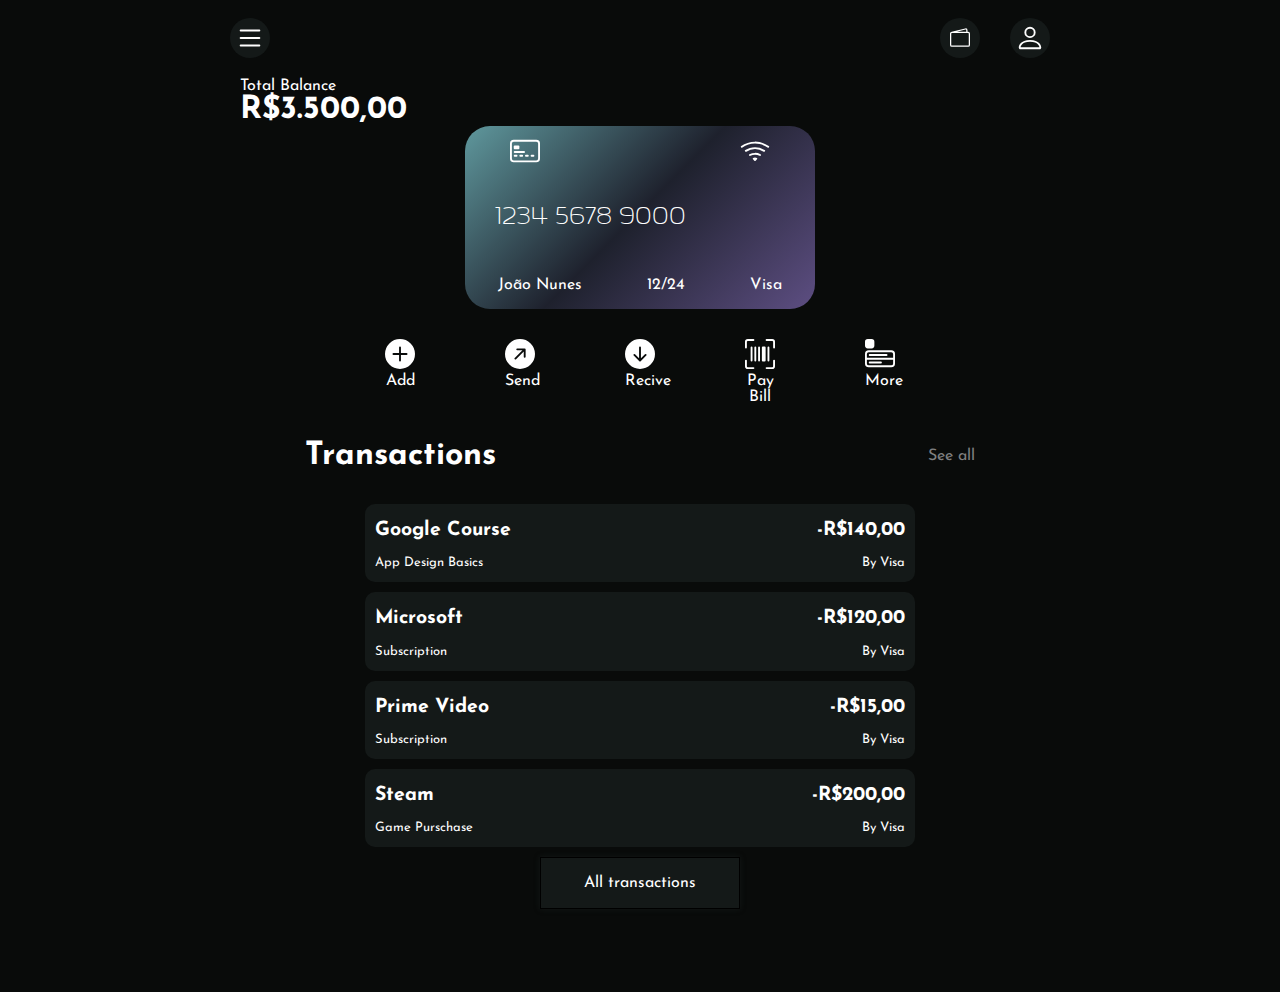
<file: index.html>
<!DOCTYPE html>
<html lang="en">
  <head>
    <meta charset="UTF-8" />
    <meta http-equiv="X-UA-Compatible" content="IE=edge" />
    <meta name="viewport" content="width=device-width, initial-scale=1.0" />
    <link rel="stylesheet" href="style.css" />
    <style>
      @import url("https://fonts.googleapis.com/css2?family=Gruppo&family=Josefin+Sans:wght@400;700&display=swap");
    </style>
    <title>Digital Bank</title>
  </head>
  <body>
    <div class="navbar">
      <div class="left-menu">
        <div class="menu-item">
          <div id="menuBar">
            <svg
              xmlns="http://www.w3.org/2000/svg"
              fill="currentColor"
              class="bi bi-list"
              viewBox="0 0 16 16"
            >
              <path
                fill-rule="evenodd"
                d="M2.5 12a.5.5 0 0 1 .5-.5h10a.5.5 0 0 1 0 1H3a.5.5 0 0 1-.5-.5zm0-4a.5.5 0 0 1 .5-.5h10a.5.5 0 0 1 0 1H3a.5.5 0 0 1-.5-.5zm0-4a.5.5 0 0 1 .5-.5h10a.5.5 0 0 1 0 1H3a.5.5 0 0 1-.5-.5z"
              />
            </svg>
          </div>
        </div>
      </div>
      <div class="right-menu">
        <div class="menu-item">
          <div id="wallet">
            <svg
              xmlns="http://www.w3.org/2000/svg"
              style="width: 20px"
              fill="currentColor"
              class="bi bi-wallet2"
              viewBox="0 0 16 16"
            >
              <path
                d="M12.136.326A1.5 1.5 0 0 1 14 1.78V3h.5A1.5 1.5 0 0 1 16 4.5v9a1.5 1.5 0 0 1-1.5 1.5h-13A1.5 1.5 0 0 1 0 13.5v-9a1.5 1.5 0 0 1 1.432-1.499L12.136.326zM5.562 3H13V1.78a.5.5 0 0 0-.621-.484L5.562 3zM1.5 4a.5.5 0 0 0-.5.5v9a.5.5 0 0 0 .5.5h13a.5.5 0 0 0 .5-.5v-9a.5.5 0 0 0-.5-.5h-13z"
              />
            </svg>
          </div>
        </div>
        <div class="menu-item">
          <div id="profilePhoto">
            <svg
              xmlns="http://www.w3.org/2000/svg"
              fill="currentColor"
              class="bi bi-person"
              viewBox="0 0 16 16"
            >
              <path
                d="M8 8a3 3 0 1 0 0-6 3 3 0 0 0 0 6Zm2-3a2 2 0 1 1-4 0 2 2 0 0 1 4 0Zm4 8c0 1-1 1-1 1H3s-1 0-1-1 1-4 6-4 6 3 6 4Zm-1-.004c-.001-.246-.154-.986-.832-1.664C11.516 10.68 10.289 10 8 10c-2.29 0-3.516.68-4.168 1.332-.678.678-.83 1.418-.832 1.664h10Z"
              />
            </svg>
          </div>
        </div>
      </div>
    </div>

    <div class="container">
      <div class="balance">
        <p>Total Balance</p>
        <p id="accBalance">R$3.500,00</p>
      </div>

      <div class="credit-card">
        <div class="cc-preview">
          <div
            class="cc-item"
            style="justify-content: space-between; margin: 0px 30px 0px 30px"
          >
            <svg
              xmlns="http://www.w3.org/2000/svg"
              width="30"
              height="30"
              fill="currentColor"
              class="bi bi-credit-card-2-front"
              viewBox="0 0 16 16"
            >
              <path
                d="M14 3a1 1 0 0 1 1 1v8a1 1 0 0 1-1 1H2a1 1 0 0 1-1-1V4a1 1 0 0 1 1-1h12zM2 2a2 2 0 0 0-2 2v8a2 2 0 0 0 2 2h12a2 2 0 0 0 2-2V4a2 2 0 0 0-2-2H2z"
              />
              <path
                d="M2 5.5a.5.5 0 0 1 .5-.5h2a.5.5 0 0 1 .5.5v1a.5.5 0 0 1-.5.5h-2a.5.5 0 0 1-.5-.5v-1zm0 3a.5.5 0 0 1 .5-.5h5a.5.5 0 0 1 0 1h-5a.5.5 0 0 1-.5-.5zm0 2a.5.5 0 0 1 .5-.5h1a.5.5 0 0 1 0 1h-1a.5.5 0 0 1-.5-.5zm3 0a.5.5 0 0 1 .5-.5h1a.5.5 0 0 1 0 1h-1a.5.5 0 0 1-.5-.5zm3 0a.5.5 0 0 1 .5-.5h1a.5.5 0 0 1 0 1h-1a.5.5 0 0 1-.5-.5zm3 0a.5.5 0 0 1 .5-.5h1a.5.5 0 0 1 0 1h-1a.5.5 0 0 1-.5-.5z"
              />
            </svg>
            <svg
              xmlns="http://www.w3.org/2000/svg"
              width="30"
              height="30"
              fill="currentColor"
              class="bi bi-wifi"
              viewBox="0 0 16 16"
            >
              <path
                d="M15.384 6.115a.485.485 0 0 0-.047-.736A12.444 12.444 0 0 0 8 3C5.259 3 2.723 3.882.663 5.379a.485.485 0 0 0-.048.736.518.518 0 0 0 .668.05A11.448 11.448 0 0 1 8 4c2.507 0 4.827.802 6.716 2.164.205.148.49.13.668-.049z"
              />
              <path
                d="M13.229 8.271a.482.482 0 0 0-.063-.745A9.455 9.455 0 0 0 8 6c-1.905 0-3.68.56-5.166 1.526a.48.48 0 0 0-.063.745.525.525 0 0 0 .652.065A8.46 8.46 0 0 1 8 7a8.46 8.46 0 0 1 4.576 1.336c.206.132.48.108.653-.065zm-2.183 2.183c.226-.226.185-.605-.1-.75A6.473 6.473 0 0 0 8 9c-1.06 0-2.062.254-2.946.704-.285.145-.326.524-.1.75l.015.015c.16.16.407.19.611.09A5.478 5.478 0 0 1 8 10c.868 0 1.69.201 2.42.56.203.1.45.07.61-.091l.016-.015zM9.06 12.44c.196-.196.198-.52-.04-.66A1.99 1.99 0 0 0 8 11.5a1.99 1.99 0 0 0-1.02.28c-.238.14-.236.464-.04.66l.706.706a.5.5 0 0 0 .707 0l.707-.707z"
              />
            </svg>
          </div>
          <div class="cc-item" style="justify-content: start">
            <p id="ccNumber">1234 5678 9000</p>
          </div>
          <div class="cc-item">
            <p id="userName">João Nunes</p>
            <p id="ccValidate">12/24</p>
            <p id="ccFlag">Visa</p>
          </div>
        </div>
      </div>

      <div class="user-options">
        <div class="up-item">
          <svg
            xmlns="http://www.w3.org/2000/svg"
            fill="currentColor"
            class="bi bi-plus-circle-fill"
            viewBox="0 0 16 16"
          >
            <path
              d="M16 8A8 8 0 1 1 0 8a8 8 0 0 1 16 0zM8.5 4.5a.5.5 0 0 0-1 0v3h-3a.5.5 0 0 0 0 1h3v3a.5.5 0 0 0 1 0v-3h3a.5.5 0 0 0 0-1h-3v-3z"
            />
          </svg>
          <p>Add</p>
        </div>
        <div class="up-item">
          <svg
            xmlns="http://www.w3.org/2000/svg"
            fill="currentColor"
            class="bi bi-arrow-up-right-circle-fill"
            viewBox="0 0 16 16"
          >
            <path
              d="M0 8a8 8 0 1 0 16 0A8 8 0 0 0 0 8zm5.904 2.803a.5.5 0 1 1-.707-.707L9.293 6H6.525a.5.5 0 1 1 0-1H10.5a.5.5 0 0 1 .5.5v3.975a.5.5 0 0 1-1 0V6.707l-4.096 4.096z"
            />
          </svg>
          <p>Send</p>
        </div>
        <div class="up-item">
          <svg
            xmlns="http://www.w3.org/2000/svg"
            fill="currentColor"
            class="bi bi-arrow-down-circle-fill"
            viewBox="0 0 16 16"
          >
            <path
              d="M16 8A8 8 0 1 1 0 8a8 8 0 0 1 16 0zM8.5 4.5a.5.5 0 0 0-1 0v5.793L5.354 8.146a.5.5 0 1 0-.708.708l3 3a.5.5 0 0 0 .708 0l3-3a.5.5 0 0 0-.708-.708L8.5 10.293V4.5z"
            />
          </svg>
          <p>Recive</p>
        </div>
        <div class="up-item">
          <svg
            xmlns="http://www.w3.org/2000/svg"
            fill="currentColor"
            class="bi bi-upc-scan"
            viewBox="0 0 16 16"
          >
            <path
              d="M1.5 1a.5.5 0 0 0-.5.5v3a.5.5 0 0 1-1 0v-3A1.5 1.5 0 0 1 1.5 0h3a.5.5 0 0 1 0 1h-3zM11 .5a.5.5 0 0 1 .5-.5h3A1.5 1.5 0 0 1 16 1.5v3a.5.5 0 0 1-1 0v-3a.5.5 0 0 0-.5-.5h-3a.5.5 0 0 1-.5-.5zM.5 11a.5.5 0 0 1 .5.5v3a.5.5 0 0 0 .5.5h3a.5.5 0 0 1 0 1h-3A1.5 1.5 0 0 1 0 14.5v-3a.5.5 0 0 1 .5-.5zm15 0a.5.5 0 0 1 .5.5v3a1.5 1.5 0 0 1-1.5 1.5h-3a.5.5 0 0 1 0-1h3a.5.5 0 0 0 .5-.5v-3a.5.5 0 0 1 .5-.5zM3 4.5a.5.5 0 0 1 1 0v7a.5.5 0 0 1-1 0v-7zm2 0a.5.5 0 0 1 1 0v7a.5.5 0 0 1-1 0v-7zm2 0a.5.5 0 0 1 1 0v7a.5.5 0 0 1-1 0v-7zm2 0a.5.5 0 0 1 .5-.5h1a.5.5 0 0 1 .5.5v7a.5.5 0 0 1-.5.5h-1a.5.5 0 0 1-.5-.5v-7zm3 0a.5.5 0 0 1 1 0v7a.5.5 0 0 1-1 0v-7z"
            />
          </svg>
          <p>Pay Bill</p>
        </div>
        <div class="up-item">
          <svg
            xmlns="http://www.w3.org/2000/svg"
            fill="currentColor"
            class="bi bi-menu-app-fill"
            viewBox="0 0 16 16"
          >
            <path
              d="M0 1.5A1.5 1.5 0 0 1 1.5 0h2A1.5 1.5 0 0 1 5 1.5v2A1.5 1.5 0 0 1 3.5 5h-2A1.5 1.5 0 0 1 0 3.5v-2zM0 8a2 2 0 0 1 2-2h12a2 2 0 0 1 2 2v5a2 2 0 0 1-2 2H2a2 2 0 0 1-2-2V8zm1 3v2a1 1 0 0 0 1 1h12a1 1 0 0 0 1-1v-2H1zm14-1V8a1 1 0 0 0-1-1H2a1 1 0 0 0-1 1v2h14zM2 8.5a.5.5 0 0 1 .5-.5h9a.5.5 0 0 1 0 1h-9a.5.5 0 0 1-.5-.5zm0 4a.5.5 0 0 1 .5-.5h6a.5.5 0 0 1 0 1h-6a.5.5 0 0 1-.5-.5z"
            />
          </svg>
          <p>More</p>
        </div>
      </div>

      <div class="transaction">
        <div class="tr-title">
          <div class="tr-options">
            <h1>Transactions</h1>
          </div>
          <div class="tr-options">
            <a href="transactions/" id="trSeeAll">See all</a>
          </div>
        </div>

        <!-- Transações -->
        <div class="tr-list">
          <div class="tr-item">
            <div class="tr-desc">
              <h2>Google Course</h2>
              <p>App Design Basics</p>
            </div>
            <div class="tr-info">
              <h2>-R$140,00</h2>
              <p>By Visa</p>
            </div>
          </div>
          <div class="tr-item">
            <div class="tr-desc">
              <h2>Microsoft</h2>
              <p>Subscription</p>
            </div>
            <div class="tr-info">
              <h2>-R$120,00</h2>
              <p>By Visa</p>
            </div>
          </div>
          <div class="tr-item">
            <div class="tr-desc">
              <h2>Prime Video</h2>
              <p>Subscription</p>
            </div>
            <div class="tr-info">
              <h2>-R$15,00</h2>
              <p>By Visa</p>
            </div>
          </div>
          <div class="tr-item">
            <div class="tr-desc">
              <h2>Steam</h2>
              <p>Game Purschase</p>
            </div>
            <div class="tr-info">
              <h2>-R$200,00</h2>
              <p>By Visa</p>
            </div>
          </div>
        </div>
      </div>

      <div class="tr-all">
        <a href="transactions/"><div class="tr-more"><p>All transactions</p></div></a>
      </div>

      <div class="footer-options">
        <div class="footer-item">
          <svg
            xmlns="http://www.w3.org/2000/svg"
            fill="currentColor"
            class="bi bi-house"
            viewBox="0 0 16 16"
          >
            <path
              d="M8.707 1.5a1 1 0 0 0-1.414 0L.646 8.146a.5.5 0 0 0 .708.708L2 8.207V13.5A1.5 1.5 0 0 0 3.5 15h9a1.5 1.5 0 0 0 1.5-1.5V8.207l.646.647a.5.5 0 0 0 .708-.708L13 5.793V2.5a.5.5 0 0 0-.5-.5h-1a.5.5 0 0 0-.5.5v1.293L8.707 1.5ZM13 7.207V13.5a.5.5 0 0 1-.5.5h-9a.5.5 0 0 1-.5-.5V7.207l5-5 5 5Z"
            />
          </svg>
        </div>
        <div class="footer-item">
          <svg
            xmlns="http://www.w3.org/2000/svg"
            fill="currentColor"
            class="bi bi-credit-card"
            viewBox="0 0 16 16"
          >
            <path
              d="M0 4a2 2 0 0 1 2-2h12a2 2 0 0 1 2 2v8a2 2 0 0 1-2 2H2a2 2 0 0 1-2-2V4zm2-1a1 1 0 0 0-1 1v1h14V4a1 1 0 0 0-1-1H2zm13 4H1v5a1 1 0 0 0 1 1h12a1 1 0 0 0 1-1V7z"
            />
            <path
              d="M2 10a1 1 0 0 1 1-1h1a1 1 0 0 1 1 1v1a1 1 0 0 1-1 1H3a1 1 0 0 1-1-1v-1z"
            />
          </svg>
        </div>
        <div id="qrCode" class="footer-item">
          <svg
            xmlns="http://www.w3.org/2000/svg"
            fill="currentColor"
            class="bi bi-qr-code-scan"
            viewBox="0 0 16 16"
          >
            <path
              d="M0 .5A.5.5 0 0 1 .5 0h3a.5.5 0 0 1 0 1H1v2.5a.5.5 0 0 1-1 0v-3Zm12 0a.5.5 0 0 1 .5-.5h3a.5.5 0 0 1 .5.5v3a.5.5 0 0 1-1 0V1h-2.5a.5.5 0 0 1-.5-.5ZM.5 12a.5.5 0 0 1 .5.5V15h2.5a.5.5 0 0 1 0 1h-3a.5.5 0 0 1-.5-.5v-3a.5.5 0 0 1 .5-.5Zm15 0a.5.5 0 0 1 .5.5v3a.5.5 0 0 1-.5.5h-3a.5.5 0 0 1 0-1H15v-2.5a.5.5 0 0 1 .5-.5ZM4 4h1v1H4V4Z"
            />
            <path d="M7 2H2v5h5V2ZM3 3h3v3H3V3Zm2 8H4v1h1v-1Z" />
            <path d="M7 9H2v5h5V9Zm-4 1h3v3H3v-3Zm8-6h1v1h-1V4Z" />
            <path
              d="M9 2h5v5H9V2Zm1 1v3h3V3h-3ZM8 8v2h1v1H8v1h2v-2h1v2h1v-1h2v-1h-3V8H8Zm2 2H9V9h1v1Zm4 2h-1v1h-2v1h3v-2Zm-4 2v-1H8v1h2Z"
            />
            <path d="M12 9h2V8h-2v1Z" />
          </svg>
        </div>
        <div class="footer-item">
          <svg
            xmlns="http://www.w3.org/2000/svg"
            fill="currentColor"
            class="bi bi-file-bar-graph"
            viewBox="0 0 16 16"
          >
            <path
              d="M4.5 12a.5.5 0 0 1-.5-.5v-2a.5.5 0 0 1 .5-.5h1a.5.5 0 0 1 .5.5v2a.5.5 0 0 1-.5.5h-1zm3 0a.5.5 0 0 1-.5-.5v-4a.5.5 0 0 1 .5-.5h1a.5.5 0 0 1 .5.5v4a.5.5 0 0 1-.5.5h-1zm3 0a.5.5 0 0 1-.5-.5v-6a.5.5 0 0 1 .5-.5h1a.5.5 0 0 1 .5.5v6a.5.5 0 0 1-.5.5h-1z"
            />
            <path
              d="M4 0a2 2 0 0 0-2 2v12a2 2 0 0 0 2 2h8a2 2 0 0 0 2-2V2a2 2 0 0 0-2-2H4zm0 1h8a1 1 0 0 1 1 1v12a1 1 0 0 1-1 1H4a1 1 0 0 1-1-1V2a1 1 0 0 1 1-1z"
            />
          </svg>
        </div>
        <div class="footer-item">
          <svg
            xmlns="http://www.w3.org/2000/svg"
            fill="currentColor"
            class="bi bi-person-circle"
            viewBox="0 0 16 16"
          >
            <path d="M11 6a3 3 0 1 1-6 0 3 3 0 0 1 6 0z" />
            <path
              fill-rule="evenodd"
              d="M0 8a8 8 0 1 1 16 0A8 8 0 0 1 0 8zm8-7a7 7 0 0 0-5.468 11.37C3.242 11.226 4.805 10 8 10s4.757 1.225 5.468 2.37A7 7 0 0 0 8 1z"
            />
          </svg>
        </div>
      </div>
    </div>
  </body>
</html>
</file>
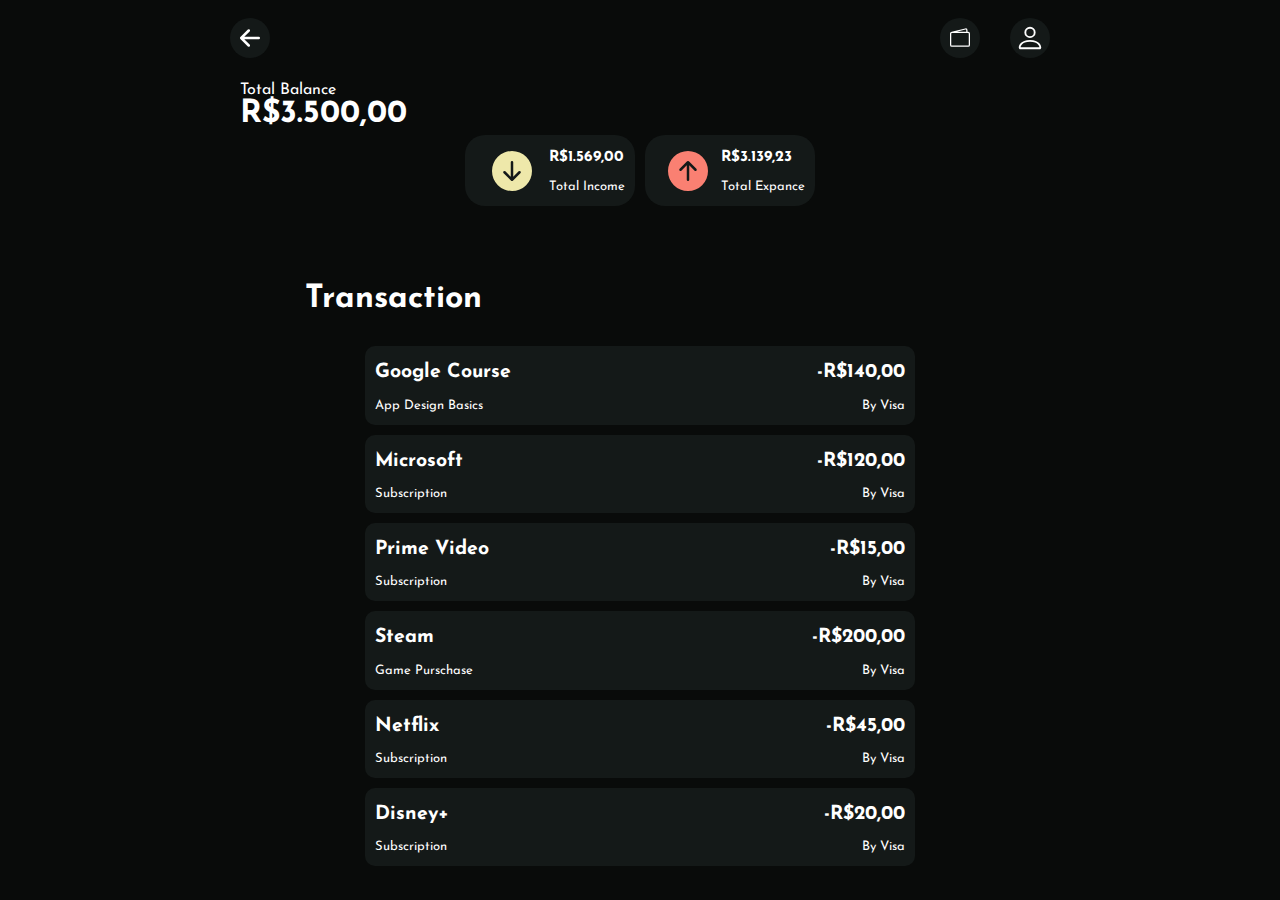
<file: seeAll/index.html>
<!DOCTYPE html>
<html lang="en">
  <head>
    <meta charset="UTF-8" />
    <meta http-equiv="X-UA-Compatible" content="IE=edge" />
    <meta name="viewport" content="width=device-width, initial-scale=1.0" />
    <link rel="stylesheet" href="../style.css" />
    <style>
      @import url("https://fonts.googleapis.com/css2?family=Gruppo&family=Josefin+Sans:wght@400;700&display=swap");
    </style>
    <title>Digital Bank</title>
  </head>
<body>
  <div class="navbar">
    <div class="left-menu">
      <div class="menu-item">
          <a id="back" href="../">
            <svg xmlns="http://www.w3.org/2000/svg" fill="currentColor" class="bi bi-arrow-left-short" viewBox="0 0 16 16">
              <path fill-rule="evenodd" d="M12 8a.5.5 0 0 1-.5.5H5.707l2.147 2.146a.5.5 0 0 1-.708.708l-3-3a.5.5 0 0 1 0-.708l3-3a.5.5 0 1 1 .708.708L5.707 7.5H11.5a.5.5 0 0 1 .5.5z"/>
            </svg>
          </a>
      </div>
    </div>
    <div class="right-menu">
      <div class="menu-item">
        <div id="wallet">
          <svg
            xmlns="http://www.w3.org/2000/svg"
            style="width: 20px"
            fill="currentColor"
            class="bi bi-wallet2"
            viewBox="0 0 16 16"
          >
            <path
              d="M12.136.326A1.5 1.5 0 0 1 14 1.78V3h.5A1.5 1.5 0 0 1 16 4.5v9a1.5 1.5 0 0 1-1.5 1.5h-13A1.5 1.5 0 0 1 0 13.5v-9a1.5 1.5 0 0 1 1.432-1.499L12.136.326zM5.562 3H13V1.78a.5.5 0 0 0-.621-.484L5.562 3zM1.5 4a.5.5 0 0 0-.5.5v9a.5.5 0 0 0 .5.5h13a.5.5 0 0 0 .5-.5v-9a.5.5 0 0 0-.5-.5h-13z"
            />
          </svg>
        </div>
      </div>
      <div class="menu-item">
        <div id="profilePhoto">
          <svg
            xmlns="http://www.w3.org/2000/svg"
            fill="currentColor"
            class="bi bi-person"
            viewBox="0 0 16 16"
          >
            <path
              d="M8 8a3 3 0 1 0 0-6 3 3 0 0 0 0 6Zm2-3a2 2 0 1 1-4 0 2 2 0 0 1 4 0Zm4 8c0 1-1 1-1 1H3s-1 0-1-1 1-4 6-4 6 3 6 4Zm-1-.004c-.001-.246-.154-.986-.832-1.664C11.516 10.68 10.289 10 8 10c-2.29 0-3.516.68-4.168 1.332-.678.678-.83 1.418-.832 1.664h10Z"
            />
          </svg>
        </div>
      </div>
    </div>
  </div>

  <div class="balance">
    <p>Total Balance</p>
    <p id="accBalance">R$3.500,00</p>
  </div>

  <div class="total-inout">
    <div class="inout-item">
      <svg style="color: palegoldenrod" xmlns="http://www.w3.org/2000/svg" fill="currentColor" class="bi bi-arrow-down-circle-fill" viewBox="0 0 16 16">
        <path d="M16 8A8 8 0 1 1 0 8a8 8 0 0 1 16 0zM8.5 4.5a.5.5 0 0 0-1 0v5.793L5.354 8.146a.5.5 0 1 0-.708.708l3 3a.5.5 0 0 0 .708 0l3-3a.5.5 0 0 0-.708-.708L8.5 10.293V4.5z"/>
      </svg>
      <div class="inout-info">
        <h3>R$1.569,00</h3>
        <p>Total Income</p>
      </div>
    </div>
    <div class="inout-item">
      <svg style="color: salmon;" xmlns="http://www.w3.org/2000/svg" fill="currentColor" class="bi bi-arrow-up-circle-fill" viewBox="0 0 16 16">
        <path d="M16 8A8 8 0 1 0 0 8a8 8 0 0 0 16 0zm-7.5 3.5a.5.5 0 0 1-1 0V5.707L5.354 7.854a.5.5 0 1 1-.708-.708l3-3a.5.5 0 0 1 .708 0l3 3a.5.5 0 0 1-.708.708L8.5 5.707V11.5z"/>
      </svg>
      <div class="inout-info">
        <h3>R$3.139,23</h3>
        <p>Total Expance</p>
      </div>
    </div>
  </div>

  <div class="transaction">
    <div class="tr-title">
      <div class="tr-options">
        <h1>Transaction</h1>
      </div>
    </div>

    <!-- Transações -->
    <div class="tr-list">
      <div class="tr-item">
          <div class="tr-desc">
            <h2>Google Course</h2>
            <p>App Design Basics</p>
          </div>
          <div class="tr-info">
            <h2>-R$140,00</h2>
            <p>By Visa</p>
          </div>
      </div>
      <div class="tr-item">
          <div class="tr-desc">
            <h2>Microsoft</h2>
            <p>Subscription</p>
          </div>
          <div class="tr-info">
            <h2>-R$120,00</h2>
            <p>By Visa</p>
          </div>
      </div>
      <div class="tr-item">
          <div class="tr-desc">
            <h2>Prime Video</h2>
            <p>Subscription</p>
          </div>
          <div class="tr-info">
            <h2>-R$15,00</h2>
            <p>By Visa</p>
          </div>
      </div>
      <div class="tr-item">
          <div class="tr-desc">
            <h2>Steam</h2>
            <p>Game Purschase</p>
          </div>
          <div class="tr-info">
            <h2>-R$200,00</h2>
            <p>By Visa</p>
          </div>
      </div>
      <div class="tr-item">
          <div class="tr-desc">
            <h2>Netflix</h2>
            <p>Subscription</p>
          </div>
          <div class="tr-info">
            <h2>-R$45,00</h2>
            <p>By Visa</p>
          </div>
      </div>
      <div class="tr-item">
          <div class="tr-desc">
            <h2>Disney+</h2>
            <p>Subscription</p>
          </div>
          <div class="tr-info">
            <h2>-R$20,00</h2>
            <p>By Visa</p>
          </div>
      </div>
    </div>
  </div>
</body>
</html>
</file>
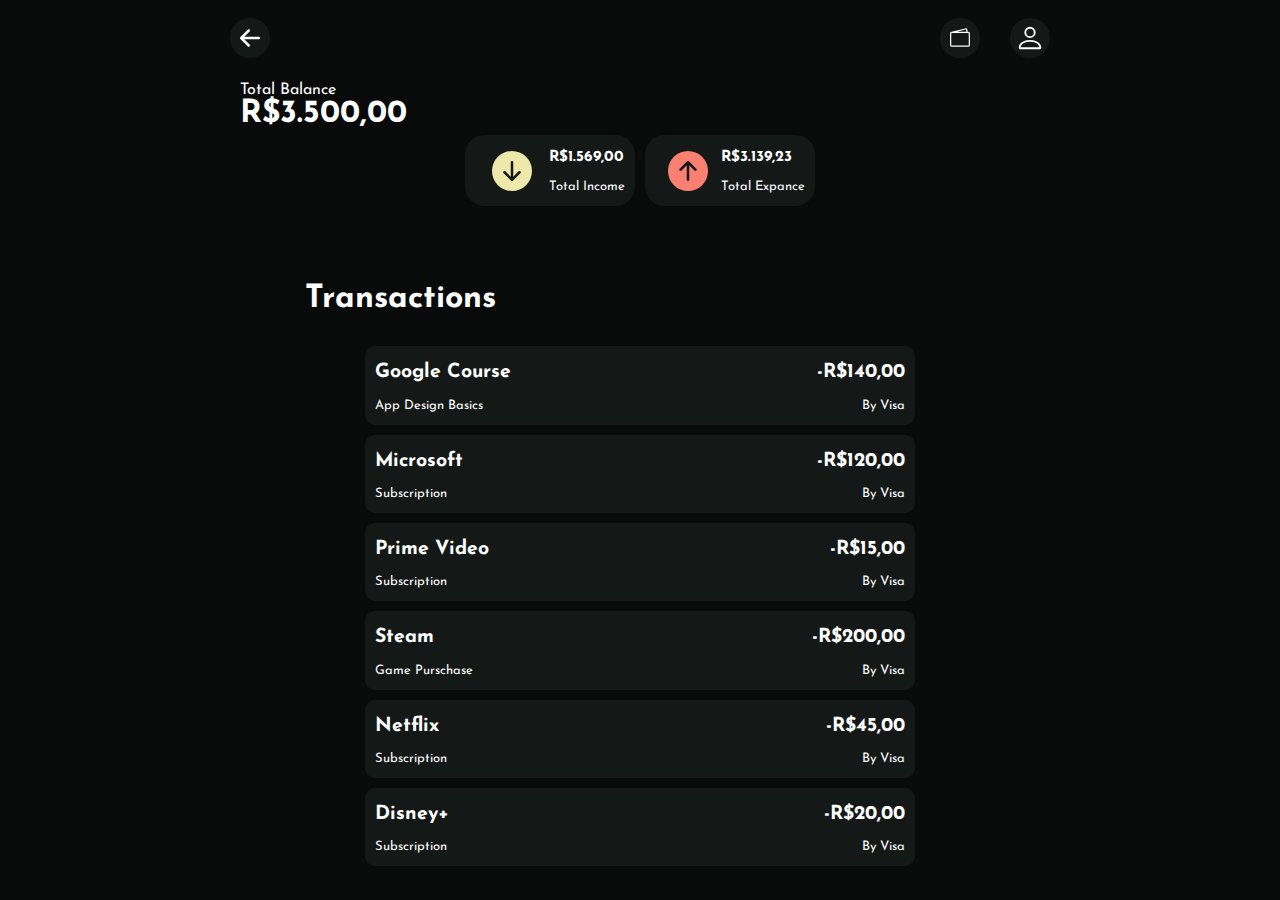
<file: transactions/index.html>
<!DOCTYPE html>
<html lang="en">
  <head>
    <meta charset="UTF-8" />
    <meta http-equiv="X-UA-Compatible" content="IE=edge" />
    <meta name="viewport" content="width=device-width, initial-scale=1.0" />
    <link rel="stylesheet" href="../style.css" />
    <style>
      @import url("https://fonts.googleapis.com/css2?family=Gruppo&family=Josefin+Sans:wght@400;700&display=swap");
    </style>
    <title>Digital Bank</title>
  </head>
<body>
  <div class="navbar">
    <div class="left-menu">
      <div class="menu-item">
          <a id="back" href="../">
            <svg xmlns="http://www.w3.org/2000/svg" fill="currentColor" class="bi bi-arrow-left-short" viewBox="0 0 16 16">
              <path fill-rule="evenodd" d="M12 8a.5.5 0 0 1-.5.5H5.707l2.147 2.146a.5.5 0 0 1-.708.708l-3-3a.5.5 0 0 1 0-.708l3-3a.5.5 0 1 1 .708.708L5.707 7.5H11.5a.5.5 0 0 1 .5.5z"/>
            </svg>
          </a>
      </div>
    </div>
    <div class="right-menu">
      <div class="menu-item">
        <div id="wallet">
          <svg
            xmlns="http://www.w3.org/2000/svg"
            style="width: 20px"
            fill="currentColor"
            class="bi bi-wallet2"
            viewBox="0 0 16 16"
          >
            <path
              d="M12.136.326A1.5 1.5 0 0 1 14 1.78V3h.5A1.5 1.5 0 0 1 16 4.5v9a1.5 1.5 0 0 1-1.5 1.5h-13A1.5 1.5 0 0 1 0 13.5v-9a1.5 1.5 0 0 1 1.432-1.499L12.136.326zM5.562 3H13V1.78a.5.5 0 0 0-.621-.484L5.562 3zM1.5 4a.5.5 0 0 0-.5.5v9a.5.5 0 0 0 .5.5h13a.5.5 0 0 0 .5-.5v-9a.5.5 0 0 0-.5-.5h-13z"
            />
          </svg>
        </div>
      </div>
      <div class="menu-item">
        <div id="profilePhoto">
          <svg
            xmlns="http://www.w3.org/2000/svg"
            fill="currentColor"
            class="bi bi-person"
            viewBox="0 0 16 16"
          >
            <path
              d="M8 8a3 3 0 1 0 0-6 3 3 0 0 0 0 6Zm2-3a2 2 0 1 1-4 0 2 2 0 0 1 4 0Zm4 8c0 1-1 1-1 1H3s-1 0-1-1 1-4 6-4 6 3 6 4Zm-1-.004c-.001-.246-.154-.986-.832-1.664C11.516 10.68 10.289 10 8 10c-2.29 0-3.516.68-4.168 1.332-.678.678-.83 1.418-.832 1.664h10Z"
            />
          </svg>
        </div>
      </div>
    </div>
  </div>

  <div class="balance">
    <p>Total Balance</p>
    <p id="accBalance">R$3.500,00</p>
  </div>

  <div class="total-inout">
    <div class="inout-item">
      <svg style="color: palegoldenrod" xmlns="http://www.w3.org/2000/svg" fill="currentColor" class="bi bi-arrow-down-circle-fill" viewBox="0 0 16 16">
        <path d="M16 8A8 8 0 1 1 0 8a8 8 0 0 1 16 0zM8.5 4.5a.5.5 0 0 0-1 0v5.793L5.354 8.146a.5.5 0 1 0-.708.708l3 3a.5.5 0 0 0 .708 0l3-3a.5.5 0 0 0-.708-.708L8.5 10.293V4.5z"/>
      </svg>
      <div class="inout-info">
        <h3>R$1.569,00</h3>
        <p>Total Income</p>
      </div>
    </div>
    <div class="inout-item">
      <svg style="color: salmon;" xmlns="http://www.w3.org/2000/svg" fill="currentColor" class="bi bi-arrow-up-circle-fill" viewBox="0 0 16 16">
        <path d="M16 8A8 8 0 1 0 0 8a8 8 0 0 0 16 0zm-7.5 3.5a.5.5 0 0 1-1 0V5.707L5.354 7.854a.5.5 0 1 1-.708-.708l3-3a.5.5 0 0 1 .708 0l3 3a.5.5 0 0 1-.708.708L8.5 5.707V11.5z"/>
      </svg>
      <div class="inout-info">
        <h3>R$3.139,23</h3>
        <p>Total Expance</p>
      </div>
    </div>
  </div>

  <div class="transaction">
    <div class="tr-title">
      <div class="tr-options">
        <h1>Transactions</h1>
      </div>
    </div>

    <!-- Transações -->
    <div class="tr-list">
      <div class="tr-item">
          <div class="tr-desc">
            <h2>Google Course</h2>
            <p>App Design Basics</p>
          </div>
          <div class="tr-info">
            <h2>-R$140,00</h2>
            <p>By Visa</p>
          </div>
      </div>
      <div class="tr-item">
          <div class="tr-desc">
            <h2>Microsoft</h2>
            <p>Subscription</p>
          </div>
          <div class="tr-info">
            <h2>-R$120,00</h2>
            <p>By Visa</p>
          </div>
      </div>
      <div class="tr-item">
          <div class="tr-desc">
            <h2>Prime Video</h2>
            <p>Subscription</p>
          </div>
          <div class="tr-info">
            <h2>-R$15,00</h2>
            <p>By Visa</p>
          </div>
      </div>
      <div class="tr-item">
          <div class="tr-desc">
            <h2>Steam</h2>
            <p>Game Purschase</p>
          </div>
          <div class="tr-info">
            <h2>-R$200,00</h2>
            <p>By Visa</p>
          </div>
      </div>
      <div class="tr-item">
          <div class="tr-desc">
            <h2>Netflix</h2>
            <p>Subscription</p>
          </div>
          <div class="tr-info">
            <h2>-R$45,00</h2>
            <p>By Visa</p>
          </div>
      </div>
      <div class="tr-item">
          <div class="tr-desc">
            <h2>Disney+</h2>
            <p>Subscription</p>
          </div>
          <div class="tr-info">
            <h2>-R$20,00</h2>
            <p>By Visa</p>
          </div>
      </div>
    </div>
  </div>
</body>
</html>
</file>
<file: style.css>
* {
  font-family: "Josefin Sans", sans-serif;
}

body {
  color: white;
  background-color: #090b0a;
}

a {
  text-decoration: none;
  color: white;

}

.navbar {
  display: flex;
  justify-content: center;
  max-width: 850px;
  margin: auto;
}

.left-menu {
  width: 100;
}

.right-menu {
  width: 100%;
  display: flex;
  justify-content: end;
}

.menu-item {
  margin: 10px 15px 0px 15px;
  display: flex;
  justify-content: center;
}

.menu-item svg {
  margin: auto;
  width: 30px;
  height: 30px;
}

#menuBar, #wallet, #profilePhoto {
  display: flex;
  justify-content: center;
  background-color: #141918;
  width: 40px;
  height: 40px;
  border-radius: 50%;
}

#accBalance {
  font-size: xx-large;
  font-weight: 700;
}

.balance {
  margin: auto;
  margin-top: 20px;
  max-width: 800px;
}

.balance p {
  margin: 0;
}

.credit-card {
  background: rgb(95, 152, 157);
  background: linear-gradient(
    135deg,
    rgba(95, 152, 157, 1) 0%,
    rgba(30, 33, 45, 1) 49%,
    rgba(93, 78, 130, 1) 100%
  );
  border-radius: 25px;
  max-width: 350px;
  margin: auto;
}

#ccNumber {
  margin-left: 30px;
  font-family: "Gruppo", cursive;
  font-size: xx-large;
}

.cc-item {
  display: flex;
  justify-content: space-around;
}

.cc-item svg {
  margin-top: 10px;
  margin-left: 15px;
  margin-right: 15px;
}

.up-item {
  width: 30px;
  height: 30px;
}

.up-item:hover {
  color: #14EBFF;
}

.user-options {
  display: flex;
  justify-content: space-around;
  max-width: 600px;
  margin: auto;
  margin-top: 30px;
}

.user-options p {
  font-size: medium;
  margin: 0;
}

.up-item {
  text-align: center;
}

.transaction {
    margin: 50px 0px 10px 0px;
}

.tr-title {
  display: flex;
  justify-content: space-between;
  max-width: 700px;
  margin: auto;
}

.tr-options {
  margin: auto;
  margin-left: 15px;
  margin-right: 15px;
}

#trSeeAll {
  color: grey;
}

.tr-list {
  max-width: 600px;
  margin: auto;
}

.tr-item {
  font-size: small;
  display: flex;
  justify-content: space-between;
  list-style: none;
  margin: 10px 25px 10px 25px;
  padding: 0px 10px 0px 10px;
  border-radius: 10px;
  background-color: #141918;
}

.tr-info {
    text-align: end;
}

.footer-options {
  position: fixed;
  display: flex;
  justify-content: space-around;
  left: 0;
  bottom: 0;
  width: 100%;
  height: 75px;
  background-color: #090b0a;
  color: white;
  text-align: center;
}

.footer-item {
    margin: auto;
}

.footer-item svg {
    width: 30px;
    height: 30px;
}

.total-inout {
  display: flex;
  justify-content: center;
}

.inout-item {
  display: flex;
  justify-content: space-between;
  margin: 5px;
  background-color: #141918;
  padding: 0px 10px 0px 10px;
  border-radius: 20px;
  width: 150px;
}

.inout-item svg {
  width: 40px;
  height: 40px;
  margin: auto;
}

.inout-info {
  font-size: small;
}

#back svg {
  width: 40px;
  height: 40px;
  background-color: #141918;
  border-radius: 50%;
}

#qrCode svg {
  background-color: #14EBFF;
  padding: 10px;
  border-radius: 50%;
}

.tr-all {
  width: 200px;
  height: 50px;
  margin: auto;
  margin-bottom: 85px;
}

.tr-more {
  display: flex;
  justify-content: center;
  background-color: #141918;
  border: 1px solid black;
  box-shadow: 0px 0px 5px #141918;
  text-align: center;
  height: 100%;
}

.tr-more p{
  margin: auto;
}

@media (min-width: 850px) {
  .footer-options {
    display: none;
  }
}
</file>
